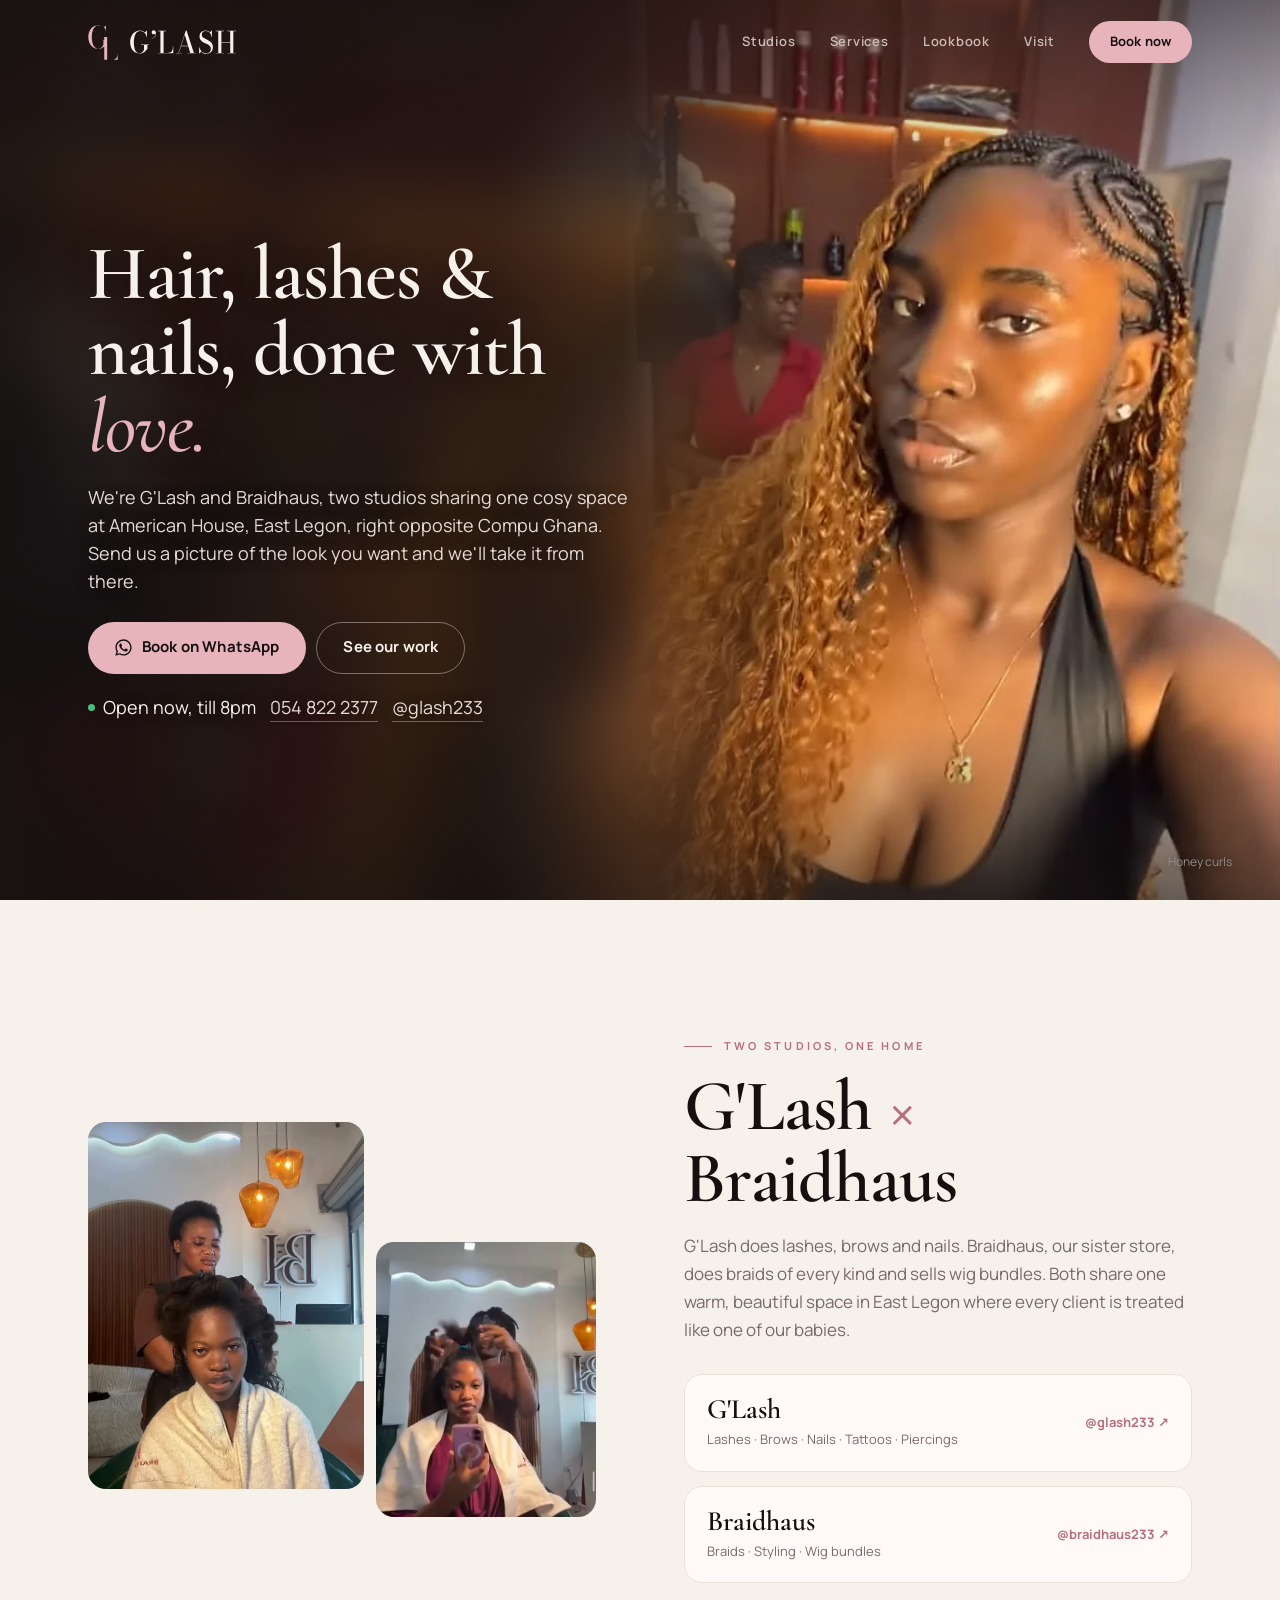
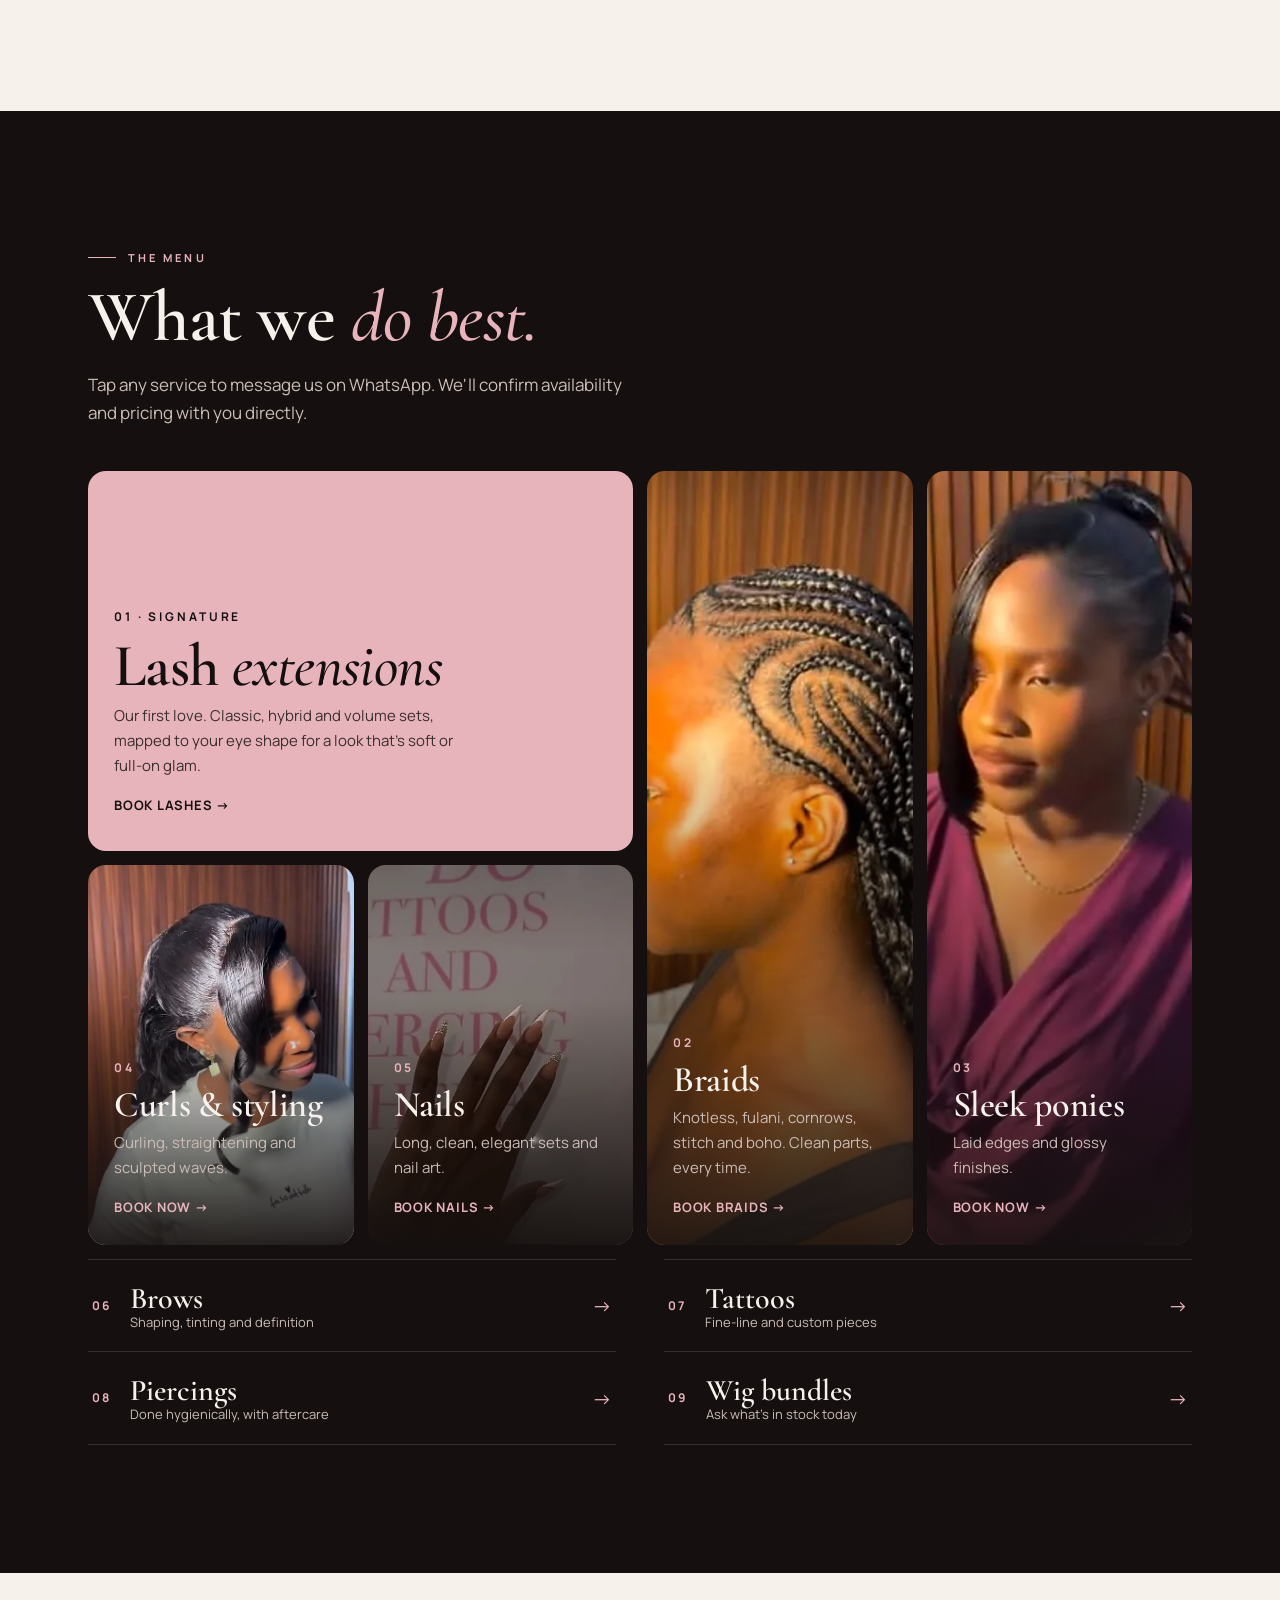
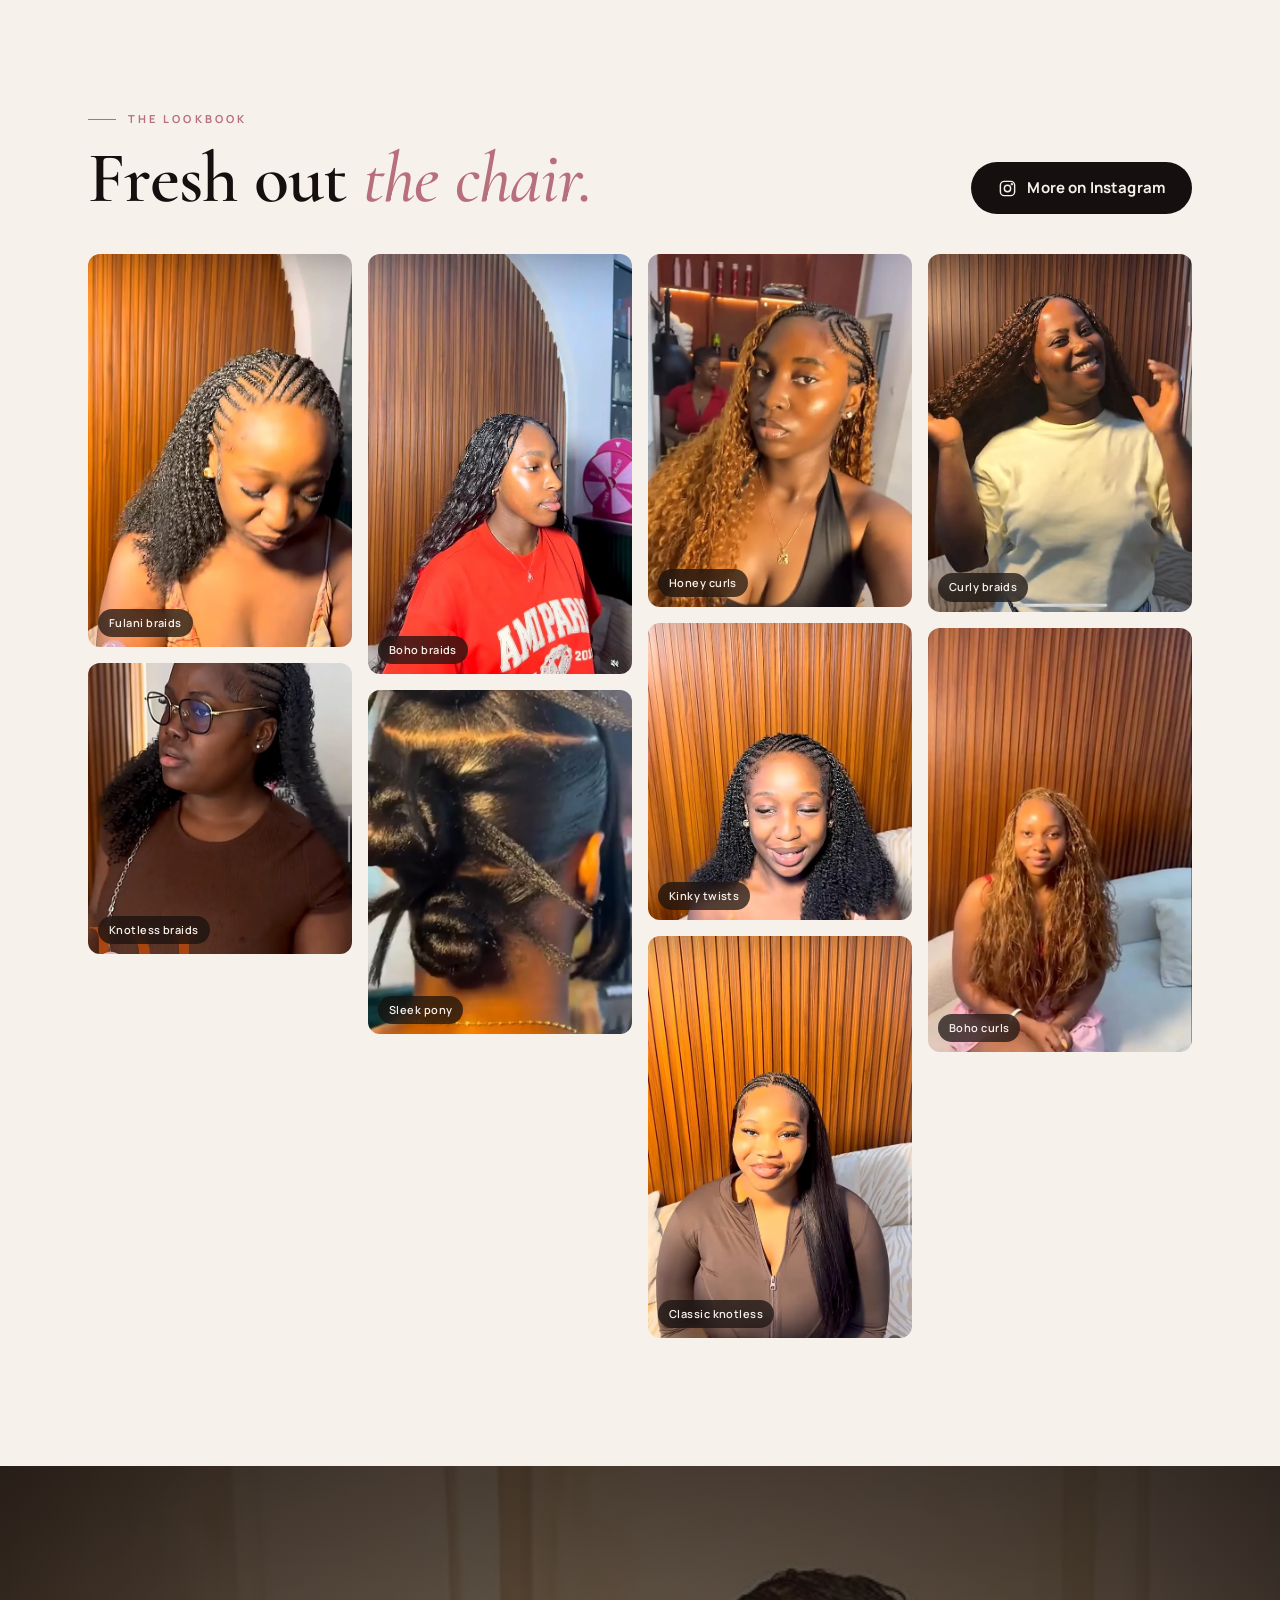
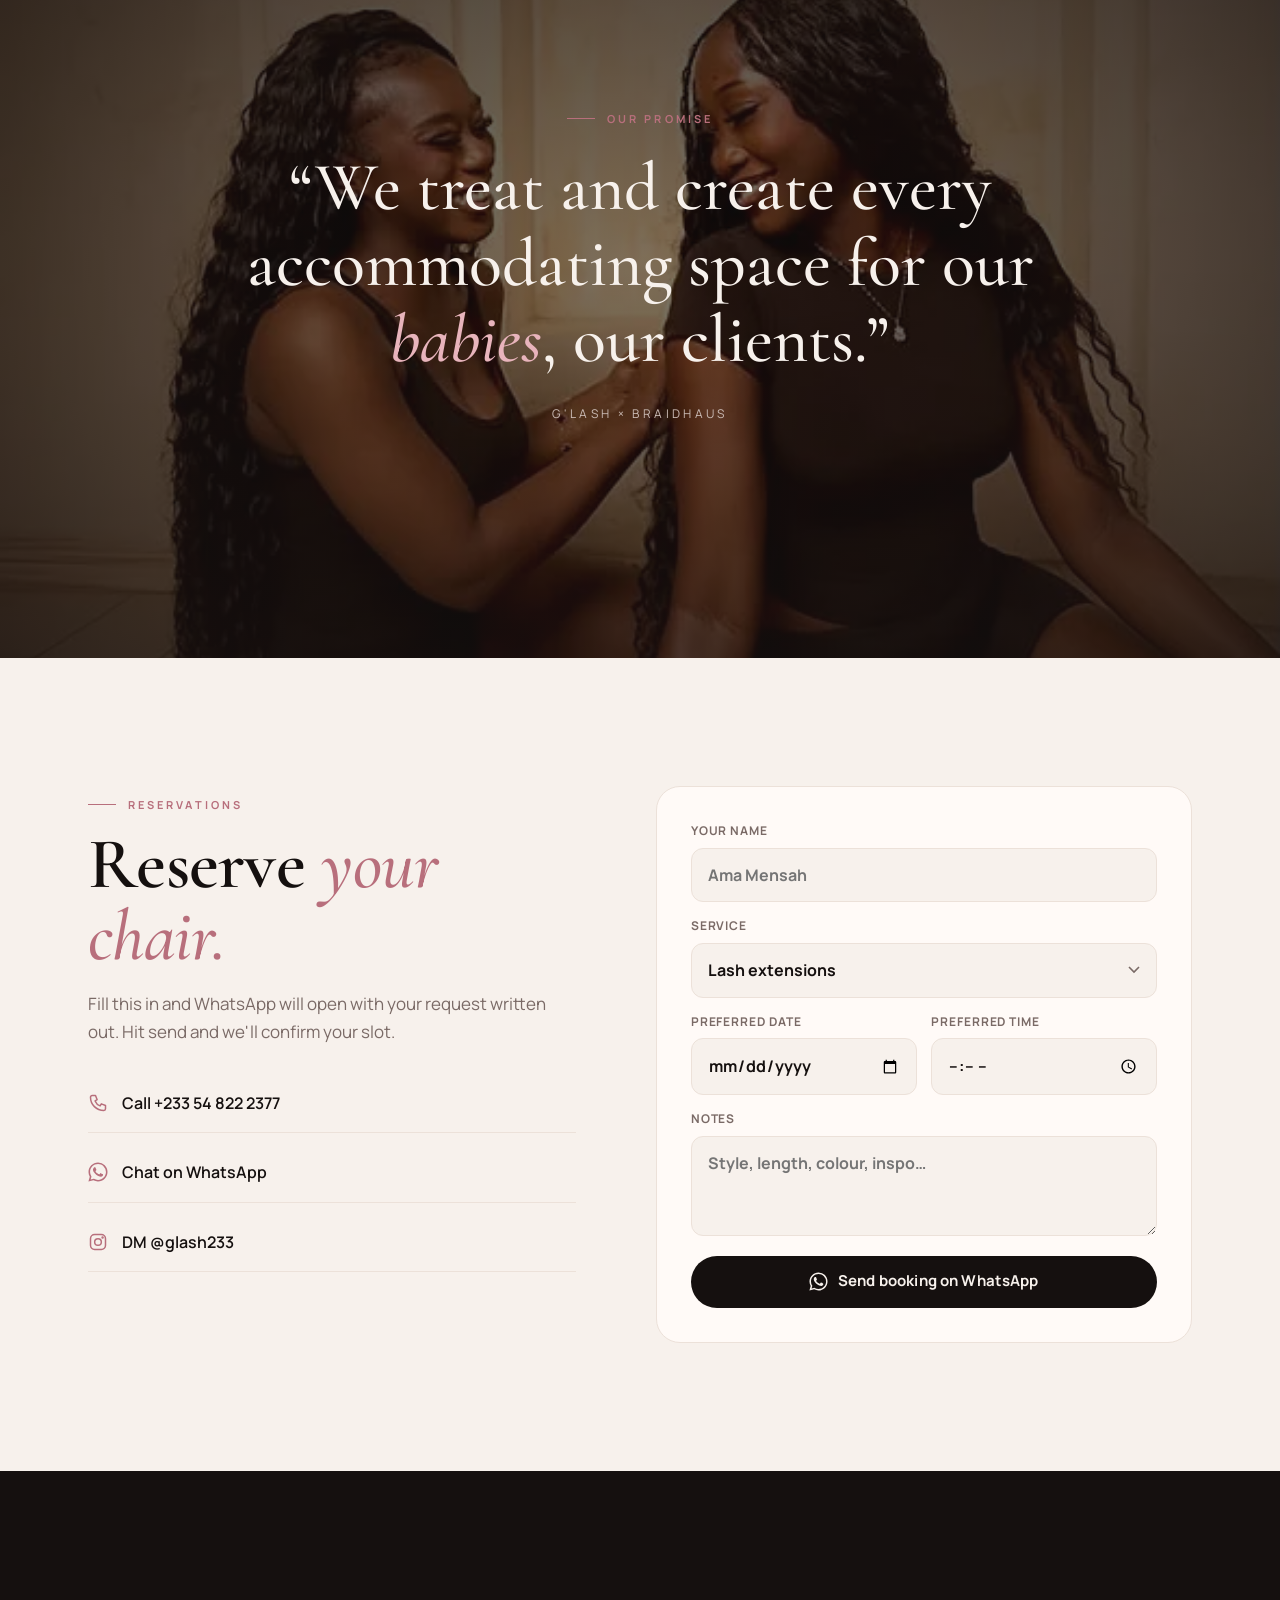
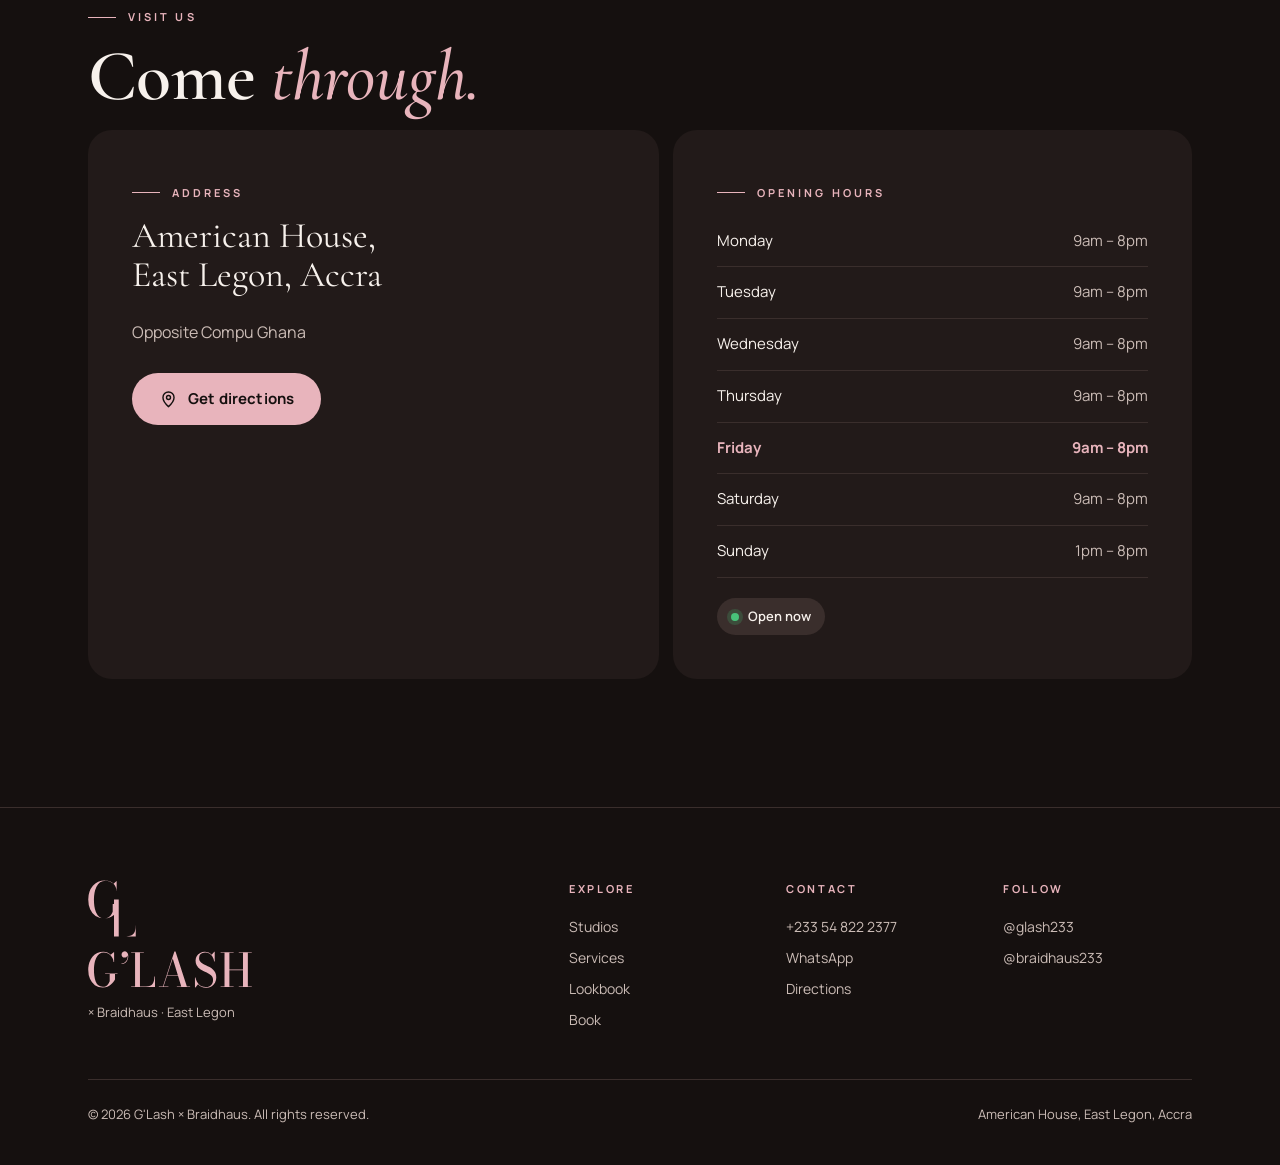
<file: index.html>
<!doctype html>
<html lang="en">
<head>
<meta charset="utf-8">
<meta name="viewport" content="width=device-width, initial-scale=1, viewport-fit=cover">
<title>G'Lash × Braidhaus · Braids, Lashes & Beauty in East Legon, Accra</title>
<meta name="description" content="G'Lash × Braidhaus at American House, East Legon, Accra: braids, lash extensions, brows, nails, tattoos, piercings and wig bundles. Book on WhatsApp.">
<link rel="canonical" href="https://glash.vercel.app/">
<meta name="theme-color" content="#15100f">

<meta property="og:type" content="website">
<meta property="og:site_name" content="G'Lash × Braidhaus">
<meta property="og:title" content="G'Lash × Braidhaus · Braids, Lashes & Beauty">
<meta property="og:description" content="Braids, lashes, brows, nails, tattoos & piercings at American House, East Legon. Book on WhatsApp.">
<meta property="og:url" content="https://glash.vercel.app/">
<meta property="og:image" content="https://glash.vercel.app/og.jpg">
<meta property="og:image:width" content="1200">
<meta property="og:image:height" content="630">
<meta property="og:image:alt" content="G'Lash × Braidhaus: braids, lashes and beauty in East Legon, Accra">
<meta property="og:locale" content="en_GH">
<meta name="twitter:card" content="summary_large_image">
<meta name="twitter:title" content="G'Lash × Braidhaus · Braids, Lashes & Beauty">
<meta name="twitter:description" content="Braids, lashes, brows, nails, tattoos & piercings in East Legon, Accra.">
<meta name="twitter:image" content="https://glash.vercel.app/og.jpg">

<link rel="icon" href="/favicon.ico" sizes="32x32">
<link rel="icon" href="/favicon.svg" type="image/svg+xml">
<link rel="apple-touch-icon" href="/apple-touch-icon.png">
<link rel="manifest" href="/site.webmanifest">

<link rel="preload" as="image" href="/img/hero-1.webp" type="image/webp" fetchpriority="high">
<link rel="preconnect" href="https://fonts.googleapis.com">
<link rel="preconnect" href="https://fonts.gstatic.com" crossorigin>
<link href="https://fonts.googleapis.com/css2?family=Cormorant+Garamond:ital,wght@0,500;0,600;1,500;1,600&family=Manrope:wght@400;500;600;700&display=swap" rel="stylesheet">

<script type="application/ld+json">
{"@context":"https://schema.org","@type":"BeautySalon","name":"G'Lash × Braidhaus","url":"https://glash.vercel.app/","image":"https://glash.vercel.app/og.jpg","telephone":"+233548222377",
"address":{"@type":"PostalAddress","streetAddress":"American House, opposite Compu Ghana","addressLocality":"East Legon, Accra","addressCountry":"GH"},
"openingHoursSpecification":[{"@type":"OpeningHoursSpecification","dayOfWeek":["Monday","Tuesday","Wednesday","Thursday","Friday","Saturday"],"opens":"09:00","closes":"20:00"},{"@type":"OpeningHoursSpecification","dayOfWeek":"Sunday","opens":"13:00","closes":"20:00"}],
"sameAs":["https://www.instagram.com/glash233/","https://www.instagram.com/braidhaus233/"]}
</script>
<script>document.documentElement.classList.add('js')</script>
<style>
:root{
  --ink:#15100f;--ink-2:#221a19;--ink-3:#3a2e2c;
  --cream:#f7f1ec;--paper:#fffaf7;--sand:#ece1d9;
  --blush:#e8b4bc;--rose:#b86f7c;--mute:#7a6a66;--mute-dk:#cbbcb6;
  --serif:"Cormorant Garamond",Georgia,"Times New Roman",serif;
  --sans:Manrope,system-ui,-apple-system,"Segoe UI",sans-serif;
  --gut:20px;--r:18px;
  --ease:cubic-bezier(.2,.7,.2,1);
}
*,*::before,*::after{box-sizing:border-box;margin:0;padding:0}
html{scroll-behavior:smooth;-webkit-text-size-adjust:100%}
body{font-family:var(--sans);font-size:16px;line-height:1.65;color:var(--ink);background:var(--cream);-webkit-font-smoothing:antialiased;overflow-x:hidden}
img{display:block;max-width:100%;height:auto}
a{color:inherit}
button{font:inherit;color:inherit}
:focus-visible{outline:2px solid var(--blush);outline-offset:3px;border-radius:6px}
.wrap{width:100%;max-width:1200px;margin:0 auto;padding:0 var(--gut)}
.sr{position:absolute;width:1px;height:1px;overflow:hidden;clip:rect(0 0 0 0);white-space:nowrap}

/* type */
.eyebrow{display:inline-flex;align-items:center;gap:12px;font-size:11px;font-weight:700;letter-spacing:.28em;text-transform:uppercase;color:var(--rose)}
.eyebrow::before{content:"";width:28px;height:1px;background:currentColor}
h1,h2,h3{font-family:var(--serif);font-weight:600;line-height:1;letter-spacing:-.01em}
h2{font-size:clamp(40px,9vw,72px);margin:14px 0 18px}
h2 em,h1 em{font-style:italic;font-weight:500;color:var(--blush)}
.light h2 em{color:var(--rose)}
.lede{font-size:17px;color:var(--mute);max-width:560px}

/* buttons */
.btn{white-space:nowrap;display:inline-flex;align-items:center;justify-content:center;gap:10px;min-height:52px;padding:0 26px;border-radius:999px;font-weight:700;font-size:15px;letter-spacing:.01em;text-decoration:none;border:1px solid transparent;cursor:pointer;transition:transform .2s var(--ease),background .2s,color .2s,border-color .2s}
.btn:active{transform:scale(.97)}
.btn svg{width:19px;height:19px;flex:none}
.btn-blush{background:var(--blush);color:var(--ink)}
.btn-blush:hover{background:#f1c6cc}
.btn-ghost{border-color:rgba(247,241,236,.4);color:var(--cream)}
.btn-ghost:hover{background:rgba(247,241,236,.1);border-color:var(--cream)}
.btn-ink{background:var(--ink);color:var(--cream)}
.btn-ink:hover{background:var(--ink-3)}

/* header */
.hdr{position:fixed;inset:0 0 auto;z-index:50;transition:background .3s,backdrop-filter .3s,border-color .3s;border-bottom:1px solid transparent;padding-top:env(safe-area-inset-top)}
.hdr .wrap{display:flex;align-items:center;justify-content:space-between;height:68px}
.hdr.solid{background:rgba(21,16,15,.82);backdrop-filter:blur(14px) saturate(1.4);-webkit-backdrop-filter:blur(14px) saturate(1.4);border-color:rgba(255,255,255,.07)}
.logo{display:inline-flex;align-items:center;gap:12px;text-decoration:none;color:var(--cream)}
.logo .lm{width:26px;height:31px;color:var(--blush)}
.logo .lw{width:92px;height:21px}
.nav{display:none}
.menu-btn{width:44px;height:44px;display:grid;place-items:center;background:none;border:0;cursor:pointer;color:var(--cream)}
.menu-btn i{display:block;width:22px;height:1.5px;background:currentColor;position:relative;transition:transform .3s}
.menu-btn i::before,.menu-btn i::after{content:"";position:absolute;left:0;width:22px;height:1.5px;background:currentColor;transition:transform .3s,top .3s}
.menu-btn i::before{top:-7px}.menu-btn i::after{top:7px}
.open .menu-btn i{background:transparent}
.open .menu-btn i::before{top:0;transform:rotate(45deg)}
.open .menu-btn i::after{top:0;transform:rotate(-45deg)}
.drawer{position:fixed;inset:0;z-index:40;background:var(--ink);color:var(--cream);display:flex;flex-direction:column;justify-content:center;padding:100px var(--gut) 40px;gap:6px;opacity:0;visibility:hidden;transition:opacity .3s,visibility .3s}
.open .drawer{opacity:1;visibility:visible}
.drawer a{font-family:var(--serif);font-size:44px;text-decoration:none;line-height:1.25}
.drawer a:hover{color:var(--blush)}
.drawer .btn{margin-top:28px;font-family:var(--sans);font-size:15px;align-self:flex-start}
body.lock{overflow:hidden}

/* hero */
.hero{position:relative;min-height:100vh;min-height:100svh;display:flex;align-items:flex-end;color:var(--cream);background:var(--ink);overflow:hidden;isolation:isolate}
.slides{position:absolute;inset:0;z-index:-2;margin:0}
.slide{position:absolute;inset:0;opacity:0;transition:opacity .9s ease}
.slide.on{opacity:1}
.slide img{position:absolute;inset:0;width:100%;height:100%;object-fit:cover;object-position:center top}
.slide .bg{display:none}
.hero::after{content:"";position:absolute;inset:0;z-index:-1;background:linear-gradient(180deg,rgba(21,16,15,.5) 0,rgba(21,16,15,0) 18%,rgba(21,16,15,0) 42%,rgba(21,16,15,.78) 70%,rgba(21,16,15,.94) 100%)}
.slides figcaption{position:absolute;z-index:1;right:var(--gut);top:84px;font-size:12px;color:#e9dfda;text-shadow:0 1px 8px rgba(0,0,0,.6)}
.hero-in{position:relative;padding-top:120px;padding-bottom:calc(32px + env(safe-area-inset-bottom))}
.hero-copy{max-width:560px}
.hero h1{font-size:clamp(40px,11vw,66px);line-height:1;letter-spacing:-.015em;margin-bottom:18px;text-shadow:0 2px 30px rgba(0,0,0,.3)}
.hero p{font-size:15.5px;line-height:1.55;color:#e6dcd7;margin-bottom:22px;text-shadow:0 1px 16px rgba(0,0,0,.4)}
.hero .ctas{display:flex;gap:10px}
.hero .ctas .btn{flex:1 1 0;min-height:48px;padding:0 14px;font-size:14px}
.hero .ctas .btn svg{width:17px;height:17px}
.hero .long{display:none}
.hero-info{display:flex;flex-wrap:wrap;gap:4px 14px;margin-top:20px;font-size:13.5px;color:#d8ccc7}
.hero-info a{text-decoration:none;border-bottom:1px solid rgba(247,241,236,.35)}
.hero-info a:hover{color:var(--cream);border-color:var(--cream)}
.hero-info .ig{display:none}
.live{display:inline-flex;align-items:center;gap:8px;color:var(--cream)}
.live i{width:7px;height:7px;border-radius:50%;background:#9a8a86}
.live.on i{background:#48c27a}

/* sections */
section{padding:88px 0}
.dark{background:var(--ink);color:var(--cream)}
.dark .lede{color:var(--mute-dk)}
.dark .eyebrow{color:var(--blush)}

/* about */
.about{display:grid;gap:44px}
.about-media{position:relative;display:grid;grid-template-columns:1.25fr 1fr;gap:12px;align-items:end}
.about-media img{width:100%;border-radius:var(--r);object-fit:cover;aspect-ratio:3/4}
.about-media img:last-child{aspect-ratio:4/5;margin-bottom:-28px}
.pair{display:grid;gap:14px;margin-top:30px}
.pair a{display:flex;justify-content:space-between;align-items:center;gap:16px;padding:20px 22px;border:1px solid var(--sand);border-radius:var(--r);background:var(--paper);text-decoration:none;transition:border-color .2s,transform .2s var(--ease)}
.pair b{font-family:var(--serif);font-size:28px;font-weight:600;line-height:1}
.pair small{display:block;font-size:13px;color:var(--mute);margin-top:4px}
.pair em{font-style:normal;font-size:13px;font-weight:700;color:var(--rose);white-space:nowrap}

/* services */
.svc-grid{display:grid;gap:14px;margin-top:44px}
.svc{position:relative;border-radius:var(--r);overflow:hidden;min-height:440px;display:flex;align-items:flex-end;color:var(--cream);background:var(--ink-2);text-decoration:none;isolation:isolate}
.svc img{position:absolute;inset:0;width:100%;height:100%;object-fit:cover;z-index:-2}
.svc::after{content:"";position:absolute;inset:0;z-index:-1;background:linear-gradient(180deg,rgba(21,16,15,0) 35%,rgba(21,16,15,.92))}
.svc-body{padding:26px}
.svc .num{font-size:12px;letter-spacing:.24em;color:var(--blush);font-weight:700}
.svc h3{font-size:40px;margin:8px 0 8px}
.svc p{font-size:15px;color:var(--mute-dk);max-width:340px}
.svc .go{display:inline-flex;align-items:center;gap:8px;margin-top:16px;font-size:13px;font-weight:700;letter-spacing:.06em;text-transform:uppercase;color:var(--blush)}
.svc.feature{background:var(--blush);color:var(--ink);min-height:0}
.svc.feature::after{display:none}
.svc.feature .svc-body{padding:34px 26px}
.svc.feature .num,.svc.feature .go{color:var(--ink)}
.svc.feature p{color:var(--ink-3)}
.svc.feature h3{font-size:52px}
.svc.feature h3 em{font-style:italic;font-weight:500}
.extras{margin-top:14px;border-top:1px solid var(--ink-3)}
.extras a{display:grid;grid-template-columns:auto 1fr auto;align-items:center;gap:18px;padding:22px 4px;border-bottom:1px solid var(--ink-3);text-decoration:none;transition:padding .3s var(--ease),color .2s}
.extras a:hover{padding-left:14px;color:var(--blush)}
.extras .num{font-size:12px;letter-spacing:.2em;color:var(--blush);font-weight:700}
.extras b{font-family:var(--serif);font-size:30px;font-weight:600;line-height:1.1}
.extras small{display:block;font-family:var(--sans);font-size:13px;font-weight:400;color:var(--mute-dk)}
.extras .arr{font-size:20px;color:var(--blush)}

/* lookbook */
.look-head{display:flex;flex-direction:column;gap:20px;margin-bottom:40px}
.look{columns:2;column-gap:10px}
.look button{display:block;width:100%;margin:0 0 10px;padding:0;border:0;background:var(--sand);border-radius:12px;overflow:hidden;cursor:zoom-in;break-inside:avoid;position:relative}
.look img{width:100%}
.look button span{position:absolute;left:10px;bottom:10px;padding:5px 11px;border-radius:999px;background:rgba(21,16,15,.72);backdrop-filter:blur(6px);-webkit-backdrop-filter:blur(6px);color:var(--cream);font-size:11px;font-weight:600;letter-spacing:.04em}
dialog{margin:auto;border:0;padding:0;background:transparent;max-width:min(92vw,560px);max-height:92vh;overflow:visible}
dialog::backdrop{background:rgba(21,16,15,.92);backdrop-filter:blur(6px)}
dialog img{max-height:84vh;width:auto;border-radius:14px;margin:0 auto}
dialog p{color:var(--cream);text-align:center;margin-top:12px;font-family:var(--serif);font-style:italic;font-size:22px}
.x{position:fixed;top:16px;right:16px;width:46px;height:46px;border-radius:50%;border:1px solid rgba(247,241,236,.3);background:rgba(21,16,15,.6);color:var(--cream);font-size:24px;cursor:pointer}

/* promise */
.promise{position:relative;min-height:88vh;display:flex;align-items:center;color:var(--cream);text-align:center;isolation:isolate;overflow:hidden}
.promise img{position:absolute;inset:0;width:100%;height:100%;object-fit:cover;object-position:center 30%;z-index:-2}
.promise::after{content:"";position:absolute;inset:0;z-index:-1;background:radial-gradient(ellipse at center,rgba(21,16,15,.55),rgba(21,16,15,.88))}
.promise blockquote{font-family:var(--serif);font-size:clamp(34px,7.4vw,68px);line-height:1.12;font-weight:500;max-width:940px;margin:22px auto 0}
.promise blockquote em{color:var(--blush)}
.promise cite{display:block;margin-top:26px;font-style:normal;font-size:12px;letter-spacing:.28em;text-transform:uppercase;color:var(--mute-dk)}

/* booking */
.book{display:grid;gap:40px}
form{display:grid;gap:14px;background:var(--paper);border:1px solid var(--sand);border-radius:24px;padding:24px}
label{display:grid;gap:7px;font-size:12px;font-weight:700;letter-spacing:.08em;text-transform:uppercase;color:var(--mute)}
input,select,textarea{font:inherit;font-size:16px;letter-spacing:0;text-transform:none;color:var(--ink);width:100%;min-height:52px;padding:13px 16px;border-radius:12px;border:1px solid var(--sand);background:var(--cream);-webkit-appearance:none;appearance:none}
select{background-image:url("data:image/svg+xml,%3Csvg xmlns='http://www.w3.org/2000/svg' width='12' height='8'%3E%3Cpath d='M1 1l5 5 5-5' fill='none' stroke='%237a6a66' stroke-width='1.6'/%3E%3C/svg%3E");background-repeat:no-repeat;background-position:right 16px center;padding-right:40px}
textarea{min-height:100px;resize:vertical}
input:focus,select:focus,textarea:focus{outline:none;border-color:var(--rose);box-shadow:0 0 0 3px rgba(184,111,124,.18)}
.row{display:grid;gap:14px}
form .btn{width:100%;margin-top:6px}
.book-alt{display:grid;gap:10px;margin-top:28px}
.book-alt a{display:flex;align-items:center;gap:14px;padding:16px 0;border-bottom:1px solid var(--sand);text-decoration:none;font-weight:600}
.book-alt a:hover{color:var(--rose)}
.book-alt svg{width:20px;height:20px;color:var(--rose);flex:none}

/* visit */
.visit{display:grid;gap:14px}
.vcard{background:var(--ink-2);border-radius:24px;padding:30px 24px}
.addr{font-family:var(--serif);font-size:36px;line-height:1.1;margin:14px 0 24px}
.hours{width:100%;border-collapse:collapse;font-size:15px;margin-top:14px}
.hours td{padding:13px 0;border-bottom:1px solid var(--ink-3)}
.hours td:last-child{text-align:right;color:var(--mute-dk)}
.hours tr.today td{color:var(--blush);font-weight:700}
.status{display:inline-flex;align-items:center;gap:9px;margin-top:20px;font-size:13px;font-weight:600;padding:8px 14px;border-radius:999px;background:var(--ink-3)}
.status i{width:8px;height:8px;border-radius:50%;background:#9a8a86}
.status.on i{background:#48c27a;box-shadow:0 0 0 4px rgba(72,194,122,.2)}

/* footer */
footer{background:var(--ink);color:var(--mute-dk);padding:72px 0 calc(40px + env(safe-area-inset-bottom));border-top:1px solid var(--ink-3)}
.f-top{display:grid;gap:36px;padding-bottom:44px;border-bottom:1px solid var(--ink-3)}
.f-logo{display:inline-grid;justify-items:start;gap:14px;color:var(--blush);text-decoration:none}
.f-logo .lm{width:48px;height:57px}
.f-logo .lw{width:164px;height:37px}
.f-logo small{font-size:13px;color:var(--mute-dk)}
.f-cols{display:grid;grid-template-columns:1fr 1fr;gap:28px;font-size:14px}
.f-cols h4{font-size:11px;letter-spacing:.24em;text-transform:uppercase;color:var(--blush);margin-bottom:12px}
.f-cols a{display:block;text-decoration:none;padding:4px 0}
.f-cols a:hover{color:var(--cream)}
.f-bot{display:flex;flex-direction:column;gap:6px;padding-top:24px;font-size:13px}

/* floating whatsapp */
.fab{position:fixed;right:16px;bottom:calc(16px + env(safe-area-inset-bottom));z-index:30;width:58px;height:58px;border-radius:50%;background:#25d366;color:#fff;display:grid;place-items:center;box-shadow:0 12px 30px -8px rgba(0,0,0,.45);transition:transform .2s var(--ease),opacity .3s}
.fab svg{width:30px;height:30px}
.fab.hide{opacity:0;pointer-events:none}

/* ≥ 640 */
@media (min-width:640px){
  :root{--gut:32px}
  .hero .ctas{flex-direction:row}
  .hero .ctas .btn{flex:0 0 auto;min-height:52px;padding:0 26px;font-size:15px}
  .hero p{font-size:16.5px;margin-bottom:26px}
  .hero-info .ig{display:inline}
  .hero .long{display:inline}
  .hero .short{display:none}
  .look{columns:3;column-gap:14px}
  .look button{margin-bottom:14px}
  .row{grid-template-columns:1fr 1fr}
  form{padding:34px}
  .svc-grid{grid-template-columns:1fr 1fr}
  .svc.feature{grid-column:1/-1}
  .f-cols{grid-template-columns:repeat(3,1fr)}
}
/* ≥ 960 */
@media (min-width:960px){
  :root{--gut:48px}
  section{padding:128px 0}
  .nav{display:flex;align-items:center;gap:34px;font-size:13px;font-weight:600;letter-spacing:.06em}
  .nav a{text-decoration:none;color:var(--mute-dk);transition:color .2s}
  .nav a:hover{color:var(--cream)}
  .nav .btn{min-height:42px;padding:0 20px;font-size:13px;color:var(--ink)}
  .menu-btn,.drawer{display:none}
  .hdr .wrap{height:84px}
  .logo .lm{width:30px;height:35px}
  .logo .lw{width:106px;height:24px}
  .hero{align-items:center}
  .slide .bg{display:block;filter:blur(30px) brightness(.62) saturate(1.1);transform:scale(1.15)}
  .slide .fg{left:auto;width:auto;height:100%;max-width:none;object-fit:contain;-webkit-mask-image:linear-gradient(90deg,transparent 0,#000 30%);mask-image:linear-gradient(90deg,transparent 0,#000 30%)}
  .hero::after{background:linear-gradient(90deg,rgba(21,16,15,.82) 0,rgba(21,16,15,.55) 38%,rgba(21,16,15,0) 62%),linear-gradient(180deg,rgba(21,16,15,.45) 0,rgba(21,16,15,0) 20%,rgba(21,16,15,0) 80%,rgba(21,16,15,.5) 100%)}
  .slides figcaption{top:auto;bottom:28px;right:var(--gut)}
  .hero-in{padding-top:84px;padding-bottom:0}
  .hero h1{font-size:clamp(64px,6vw,92px)}
  .hero p{font-size:18px;max-width:30em}
  .about{grid-template-columns:1fr 1fr;gap:88px;align-items:center}
  .about-media{order:-1}
  .svc-grid{grid-template-columns:repeat(4,1fr);grid-template-rows:380px 380px;grid-template-areas:"lash lash braid pony" "curl nail braid pony"}
  .svc{min-height:0}
  .svc-grid>:nth-child(1){grid-area:lash}
  .svc-grid>:nth-child(2){grid-area:braid}
  .svc-grid>:nth-child(3){grid-area:pony}
  .svc-grid>:nth-child(4){grid-area:curl}
  .svc-grid>:nth-child(5){grid-area:nail}
  .svc h3{font-size:36px}
  .svc.feature h3{font-size:60px}
  .extras{display:grid;grid-template-columns:repeat(2,1fr);column-gap:48px;border-top:0}
  .extras a:nth-child(-n+2){border-top:1px solid var(--ink-3)}
  .look-head{flex-direction:row;justify-content:space-between;align-items:flex-end}
  .look{columns:4;column-gap:16px}
  .look button{margin-bottom:16px}
  .book{grid-template-columns:1fr 1.1fr;gap:80px;align-items:start}
  .visit{grid-template-columns:1.1fr 1fr}
  .vcard{padding:44px}
  .f-top{grid-template-columns:1fr 1.4fr;align-items:start}
  .f-bot{flex-direction:row;justify-content:space-between}
}
@media (prefers-reduced-motion:reduce){
  *,*::before,*::after{animation:none!important;transition:none!important}
  html{scroll-behavior:auto}
}
</style>
</head>
<body>

<svg width="0" height="0" style="position:absolute" aria-hidden="true">
  <symbol id="wa" viewBox="0 0 24 24"><path fill="currentColor" d="M17.47 14.38c-.3-.15-1.76-.87-2.03-.97-.27-.1-.47-.15-.67.15-.2.3-.77.97-.94 1.17-.17.2-.35.22-.65.07-.3-.15-1.26-.46-2.4-1.48-.89-.79-1.49-1.77-1.66-2.07-.17-.3-.02-.46.13-.61.13-.13.3-.35.45-.52.15-.17.2-.3.3-.5.1-.2.05-.37-.02-.52-.08-.15-.67-1.61-.92-2.21-.24-.58-.49-.5-.67-.51h-.57c-.2 0-.52.07-.79.37-.27.3-1.04 1.02-1.04 2.48s1.07 2.88 1.21 3.08c.15.2 2.1 3.2 5.08 4.49.71.31 1.26.49 1.7.63.71.23 1.36.2 1.87.12.57-.09 1.76-.72 2.01-1.41.25-.7.25-1.29.17-1.41-.07-.13-.27-.2-.57-.35zM12.05 21.5h-.01a9.5 9.5 0 0 1-4.84-1.33l-.35-.21-3.6.94.96-3.5-.23-.36A9.46 9.46 0 0 1 2.53 12C2.53 6.76 6.8 2.5 12.05 2.5c2.54 0 4.93.99 6.72 2.79a9.43 9.43 0 0 1 2.78 6.72c0 5.24-4.27 9.5-9.5 9.5zm8.09-17.59A11.36 11.36 0 0 0 12.05.5C5.73.5.6 5.63.6 11.95c0 2.02.53 3.99 1.53 5.72L.5 23.5l5.97-1.57a11.4 11.4 0 0 0 5.47 1.4h.01c6.31 0 11.45-5.14 11.45-11.45 0-3.06-1.19-5.94-3.36-8.1z"/></symbol>
  <symbol id="ph" viewBox="0 0 24 24"><path fill="none" stroke="currentColor" stroke-width="1.8" stroke-linejoin="round" d="M5 3h4l2 5-2.5 1.5a11 11 0 0 0 6 6L16 13l5 2v4a2 2 0 0 1-2 2A16 16 0 0 1 3 5a2 2 0 0 1 2-2"/></symbol>
  <symbol id="ig" viewBox="0 0 24 24"><g fill="none" stroke="currentColor" stroke-width="1.8"><rect x="3" y="3" width="18" height="18" rx="5"/><circle cx="12" cy="12" r="4"/><circle cx="17.5" cy="6.5" r=".6" fill="currentColor"/></g></symbol>
  <symbol id="pin" viewBox="0 0 24 24"><g fill="none" stroke="currentColor" stroke-width="1.8"><path d="M12 21s-7-6.2-7-11.5a7 7 0 0 1 14 0C19 14.8 12 21 12 21z"/><circle cx="12" cy="9.5" r="2.5"/></g></symbol>
</svg>

<header class="hdr" id="hdr">
  <div class="wrap">
    <a class="logo" href="#top" aria-label="G'Lash home"><svg class="lm" aria-hidden="true"><use href="/assets/logo.svg#mark"/></svg><svg class="lw" aria-hidden="true"><use href="/assets/logo.svg#wordmark"/></svg></a>
    <nav class="nav" aria-label="Main">
      <a href="#about">Studios</a><a href="#services">Services</a><a href="#lookbook">Lookbook</a><a href="#visit">Visit</a>
      <a class="btn btn-blush" href="#book">Book now</a>
    </nav>
    <button class="menu-btn" id="menuBtn" aria-label="Open menu" aria-expanded="false" aria-controls="drawer"><i></i></button>
  </div>
</header>
<div class="drawer" id="drawer">
  <a href="#about">Studios</a><a href="#services">Services</a><a href="#lookbook">Lookbook</a><a href="#book">Book</a><a href="#visit">Visit</a>
  <a class="btn btn-blush" href="https://wa.me/233548222377" target="_blank" rel="noopener"><svg><use href="#wa"/></svg>WhatsApp us</a>
</div>

<main>
<section class="hero" id="top" aria-label="Welcome" style="padding:0">
  <figure class="slides" aria-label="Recent work">
    <div class="slide on" data-name="Honey curls"><img class="bg" src="/img/hero-1.webp" alt="" fetchpriority="high" decoding="async"><img class="fg" src="/img/hero-1.webp" width="591" height="810" alt="Client with honey-blonde curly braids and a stitched front" fetchpriority="high" decoding="async"></div>
    <div class="slide" data-name="Fulani braids"><img class="bg" src="/img/hero-2.webp" alt="" loading="lazy" decoding="async"><img class="fg" src="/img/hero-2.webp" width="591" height="870" alt="Fulani braids with curly ends" loading="lazy" decoding="async"></div>
    <div class="slide" data-name="Knotless braids"><img class="bg" src="/img/hero-3.webp" alt="" loading="lazy" decoding="async"><img class="fg" src="/img/hero-3.webp" width="591" height="895" alt="Long straight knotless braids" loading="lazy" decoding="async"></div>
    <div class="slide" data-name="Stitch cornrows"><img class="bg" src="/img/hero-4.webp" alt="" loading="lazy" decoding="async"><img class="fg" src="/img/hero-4.webp" width="591" height="900" alt="Side view of stitch cornrows" loading="lazy" decoding="async"></div>
    <div class="slide" data-name="Boho braids"><img class="bg" src="/img/hero-5.webp" alt="" loading="lazy" decoding="async"><img class="fg" src="/img/hero-5.webp" width="591" height="915" alt="Boho braids with loose curls" loading="lazy" decoding="async"></div>
    <figcaption id="heroCap">Honey curls</figcaption>
  </figure>
  <div class="wrap hero-in">
    <div class="hero-copy">
      <h1>Hair, lashes &amp; nails, done with <em>love.</em></h1>
      <p><span class="long">We're G'Lash and Braidhaus, two studios sharing one cosy space at American House, East Legon, right opposite Compu Ghana. Send us a picture of the look you want and we'll take it from there.</span><span class="short">Two studios, one cosy space at American House, East Legon. Send us a picture of the look you want.</span></p>
      <div class="ctas">
        <a class="btn btn-blush" href="#book"><svg><use href="#wa"/></svg>Book on WhatsApp</a>
        <a class="btn btn-ghost" href="#lookbook">See our work</a>
      </div>
      <p class="hero-info"><span class="live" id="live"><i></i><span>Mon–Sat 9am–8pm, Sun 1pm–8pm</span></span><a href="tel:+233548222377">054 822 2377</a><a class="ig" href="https://www.instagram.com/glash233/" target="_blank" rel="noopener">@glash233</a></p>
    </div>
  </div>
</section>


<section id="about" class="light">
  <div class="wrap about">
    <div>
      <span class="eyebrow">Two studios, one home</span>
      <h2>G'Lash <em>×</em><br>Braidhaus</h2>
      <p class="lede">G'Lash does lashes, brows and nails. Braidhaus, our sister store, does braids of every kind and sells wig bundles. Both share one warm, beautiful space in East Legon where every client is treated like one of our babies.</p>
      <div class="pair">
        <a href="https://www.instagram.com/glash233/" target="_blank" rel="noopener"><span><b>G'Lash</b><small>Lashes · Brows · Nails · Tattoos · Piercings</small></span><em>@glash233 ↗</em></a>
        <a href="https://www.instagram.com/braidhaus233/" target="_blank" rel="noopener"><span><b>Braidhaus</b><small>Braids · Styling · Wig bundles</small></span><em>@braidhaus233 ↗</em></a>
      </div>
    </div>
    <div class="about-media">
      <img src="/img/studio-braiding.webp" width="591" height="955" loading="lazy" decoding="async" alt="A stylist braiding a client's hair inside the Braidhaus studio">
      <img src="/img/studio-pony.webp" width="591" height="945" loading="lazy" decoding="async" alt="A client taking a mirror selfie while her ponytail is styled">
    </div>
  </div>
</section>

<section id="services" class="dark">
  <div class="wrap">
    <div>
      <span class="eyebrow">The menu</span>
      <h2>What we <em>do best.</em></h2>
      <p class="lede">Tap any service to message us on WhatsApp. We'll confirm availability and pricing with you directly.</p>
    </div>
    <div class="svc-grid">
      <a class="svc feature" href="https://wa.me/233548222377?text=Hi%20G'Lash!%20I'd%20like%20to%20book%20lash%20extensions." target="_blank" rel="noopener">
        <div class="svc-body"><span class="num">01 · SIGNATURE</span><h3>Lash <em>extensions</em></h3><p>Our first love. Classic, hybrid and volume sets, mapped to your eye shape for a look that's soft or full-on glam.</p><span class="go">Book lashes →</span></div>
      </a>
      <a class="svc tall" href="https://wa.me/233548222377?text=Hi%20Braidhaus!%20I'd%20like%20to%20book%20braids." target="_blank" rel="noopener">
        <img src="/img/cornrows-profile.webp" width="591" height="930" loading="lazy" decoding="async" alt="Side profile of neat stitch cornrows">
        <div class="svc-body"><span class="num">02</span><h3>Braids</h3><p>Knotless, fulani, cornrows, stitch and boho. Clean parts, every time.</p><span class="go">Book braids →</span></div>
      </a>
      <a class="svc" href="https://wa.me/233548222377?text=Hi%20Braidhaus!%20I'd%20like%20to%20book%20a%20sleek%20ponytail." target="_blank" rel="noopener">
        <img src="/img/sleek-pony.webp" width="591" height="790" loading="lazy" decoding="async" alt="Client in a magenta top with a sleek ponytail">
        <div class="svc-body"><span class="num">03</span><h3>Sleek ponies</h3><p>Laid edges and glossy finishes.</p><span class="go">Book now →</span></div>
      </a>
      <a class="svc" href="https://wa.me/233548222377?text=Hi!%20I'd%20like%20to%20book%20curls%20or%20styling." target="_blank" rel="noopener">
        <img src="/img/sleek-waves.webp" width="591" height="805" loading="lazy" decoding="async" alt="Client with glossy sculpted waves">
        <div class="svc-body"><span class="num">04</span><h3>Curls &amp; styling</h3><p>Curling, straightening and sculpted waves.</p><span class="go">Book now →</span></div>
      </a>
      <a class="svc wide" href="https://wa.me/233548222377?text=Hi%20G'Lash!%20I'd%20like%20to%20book%20nails." target="_blank" rel="noopener">
        <img src="/img/nails.webp" width="471" height="605" loading="lazy" decoding="async" alt="Hand with long almond nails against the studio wall" style="object-position:center 40%">
        <div class="svc-body"><span class="num">05</span><h3>Nails</h3><p>Long, clean, elegant sets and nail art.</p><span class="go">Book nails →</span></div>
      </a>
    </div>
    <div class="extras">
      <a href="https://wa.me/233548222377?text=Hi%20G'Lash!%20I'd%20like%20to%20book%20brows." target="_blank" rel="noopener"><span class="num">06</span><b>Brows<small>Shaping, tinting and definition</small></b><span class="arr">→</span></a>
      <a href="https://wa.me/233548222377?text=Hi!%20I'd%20like%20to%20ask%20about%20a%20tattoo." target="_blank" rel="noopener"><span class="num">07</span><b>Tattoos<small>Fine-line and custom pieces</small></b><span class="arr">→</span></a>
      <a href="https://wa.me/233548222377?text=Hi!%20I'd%20like%20to%20book%20a%20piercing." target="_blank" rel="noopener"><span class="num">08</span><b>Piercings<small>Done hygienically, with aftercare</small></b><span class="arr">→</span></a>
      <a href="https://wa.me/233548222377?text=Hi!%20What%20wig%20bundles%20do%20you%20have%20in%20stock%3F" target="_blank" rel="noopener"><span class="num">09</span><b>Wig bundles<small>Ask what's in stock today</small></b><span class="arr">→</span></a>
    </div>
  </div>
</section>

<section id="lookbook" class="light">
  <div class="wrap">
    <div class="look-head">
      <div><span class="eyebrow">The lookbook</span><h2 style="margin-bottom:0">Fresh out <em>the chair.</em></h2></div>
      <a class="btn btn-ink" href="https://www.instagram.com/braidhaus233/" target="_blank" rel="noopener"><svg><use href="#ig"/></svg>More on Instagram</a>
    </div>
    <div class="look" id="look">
      <button type="button"><img src="/img/fulani-braids.webp" width="591" height="880" loading="lazy" decoding="async" alt="Fulani braids with curly ends"><span>Fulani braids</span></button>
      <button type="button"><img src="/img/knotless-glasses.webp" width="591" height="650" loading="lazy" decoding="async" alt="Knotless braids worn with glasses"><span>Knotless braids</span></button>
      <button type="button"><img src="/img/boho-braids.webp" width="591" height="940" loading="lazy" decoding="async" alt="Boho braids with loose curls"><span>Boho braids</span></button>
      <button type="button"><img src="/img/sleek-pony-back.webp" width="591" height="770" loading="lazy" decoding="async" alt="Back view of a sleek braided ponytail"><span>Sleek pony</span></button>
      <button type="button"><img src="/img/curls-honey.webp" width="591" height="790" loading="lazy" decoding="async" alt="Honey-blonde curly braids with stitched front"><span>Honey curls</span></button>
      <button type="button"><img src="/img/kinky-twists.webp" width="591" height="665" loading="lazy" decoding="async" alt="Kinky twists with cornrow front"><span>Kinky twists</span></button>
      <button type="button"><img src="/img/knotless-classic.webp" width="591" height="900" loading="lazy" decoding="async" alt="Long straight knotless braids"><span>Classic knotless</span></button>
      <button type="button"><img src="/img/curls-joy.webp" width="591" height="800" loading="lazy" decoding="async" alt="Smiling client with long curly braids"><span>Curly braids</span></button>
      <button type="button"><img src="/img/boho-curls.webp" width="591" height="950" loading="lazy" decoding="async" alt="Long boho curls in a warm honey shade"><span>Boho curls</span></button>
    </div>
  </div>
</section>

<dialog id="lb" aria-label="Photo viewer">
  <button class="x" type="button" aria-label="Close">×</button>
  <img alt="">
  <p></p>
</dialog>

<section class="promise" aria-label="Our promise">
  <img src="/img/braid-duo.webp" width="591" height="738" loading="lazy" decoding="async" alt="">
  <div class="wrap">
    <span class="eyebrow">Our promise</span>
    <blockquote>“We treat and create every accommodating space for our <em>babies</em>, our clients.”</blockquote>
    <cite>G'Lash × Braidhaus</cite>
  </div>
</section>

<section id="book" class="light">
  <div class="wrap book">
    <div>
      <span class="eyebrow">Reservations</span>
      <h2>Reserve <em>your chair.</em></h2>
      <p class="lede">Fill this in and WhatsApp will open with your request written out. Hit send and we'll confirm your slot.</p>
      <div class="book-alt">
        <a href="tel:+233548222377"><svg><use href="#ph"/></svg>Call +233 54 822 2377</a>
        <a href="https://wa.me/233548222377" target="_blank" rel="noopener"><svg><use href="#wa"/></svg>Chat on WhatsApp</a>
        <a href="https://www.instagram.com/glash233/" target="_blank" rel="noopener"><svg><use href="#ig"/></svg>DM @glash233</a>
      </div>
    </div>
    <form id="bookForm">
      <label>Your name<input name="name" required autocomplete="name" placeholder="Ama Mensah"></label>
      <label>Service
        <select name="service" required>
          <option>Lash extensions</option><option>Braids</option><option>Sleek ponytail</option><option>Curls &amp; styling</option><option>Nails</option><option>Brows</option><option>Tattoo</option><option>Piercing</option><option>Wig bundles</option>
        </select>
      </label>
      <div class="row">
        <label>Preferred date<input type="date" name="date" required></label>
        <label>Preferred time<input type="time" name="time" min="09:00" max="20:00" step="900" required></label>
      </div>
      <label>Notes<textarea name="notes" placeholder="Style, length, colour, inspo…"></textarea></label>
      <button class="btn btn-ink" type="submit"><svg><use href="#wa"/></svg>Send booking on WhatsApp</button>
    </form>
  </div>
</section>

<section id="visit" class="dark">
  <div class="wrap">
    <div><span class="eyebrow">Visit us</span><h2>Come <em>through.</em></h2></div>
    <div class="visit">
      <div class="vcard">
        <span class="eyebrow">Address</span>
        <p class="addr">American House,<br>East Legon, Accra</p>
        <p style="color:var(--mute-dk);margin-bottom:28px">Opposite Compu Ghana</p>
        <a class="btn btn-blush" href="https://www.google.com/maps/search/?api=1&amp;query=American+House+East+Legon+Accra" target="_blank" rel="noopener"><svg><use href="#pin"/></svg>Get directions</a>
      </div>
      <div class="vcard">
        <span class="eyebrow">Opening hours</span>
        <table class="hours" id="hours">
          <tr data-d="1"><td>Monday</td><td>9am – 8pm</td></tr>
          <tr data-d="2"><td>Tuesday</td><td>9am – 8pm</td></tr>
          <tr data-d="3"><td>Wednesday</td><td>9am – 8pm</td></tr>
          <tr data-d="4"><td>Thursday</td><td>9am – 8pm</td></tr>
          <tr data-d="5"><td>Friday</td><td>9am – 8pm</td></tr>
          <tr data-d="6"><td>Saturday</td><td>9am – 8pm</td></tr>
          <tr data-d="0"><td>Sunday</td><td>1pm – 8pm</td></tr>
        </table>
        <span class="status" id="status"><i></i><span>Open Mon–Sat 9–8, Sun 1–8</span></span>
      </div>
    </div>
  </div>
</section>
</main>

<footer>
  <div class="wrap">
    <div class="f-top">
      <a class="f-logo" href="#top" aria-label="G'Lash, back to top"><svg class="lm" aria-hidden="true"><use href="/assets/logo.svg#mark"/></svg><svg class="lw" aria-hidden="true"><use href="/assets/logo.svg#wordmark"/></svg><small>× Braidhaus · East Legon</small></a>
      <div class="f-cols">
        <div><h4>Explore</h4><a href="#about">Studios</a><a href="#services">Services</a><a href="#lookbook">Lookbook</a><a href="#book">Book</a></div>
        <div><h4>Contact</h4><a href="tel:+233548222377">+233 54 822 2377</a><a href="https://wa.me/233548222377" target="_blank" rel="noopener">WhatsApp</a><a href="https://www.google.com/maps/search/?api=1&amp;query=American+House+East+Legon+Accra" target="_blank" rel="noopener">Directions</a></div>
        <div><h4>Follow</h4><a href="https://www.instagram.com/glash233/" target="_blank" rel="noopener">@glash233</a><a href="https://www.instagram.com/braidhaus233/" target="_blank" rel="noopener">@braidhaus233</a></div>
      </div>
    </div>
    <div class="f-bot"><span>© <span id="yr">2026</span> G'Lash × Braidhaus. All rights reserved.</span><span>American House, East Legon, Accra</span></div>
  </div>
</footer>

<a class="fab hide" id="fab" href="https://wa.me/233548222377" target="_blank" rel="noopener" aria-label="Chat with us on WhatsApp"><svg><use href="#wa"/></svg></a>

<script>
(function(){
  var $=function(s,c){return (c||document).querySelector(s)};
  var hdr=$('#hdr'),body=document.body;

  // header goes solid once the hero is mostly scrolled past
  var onScroll=function(){hdr.classList.toggle('solid',window.scrollY>60)};
  onScroll();addEventListener('scroll',onScroll,{passive:true});

  // hero slideshow: one photo at a time
  var hero=$('.hero'),slides=document.querySelectorAll('.slide'),cap=$('#heroCap'),cur=0;
  if(slides.length>1&&!matchMedia('(prefers-reduced-motion: reduce)').matches){
    setInterval(function(){
      if(document.hidden||scrollY>innerHeight)return;
      slides[cur].classList.remove('on');
      cur=(cur+1)%slides.length;
      slides[cur].classList.add('on');
      cap.textContent=slides[cur].getAttribute('data-name');
    },5000);
  }

  // mobile menu
  var btn=$('#menuBtn');
  function setMenu(open){hdr.classList.toggle('open',open);document.documentElement.classList.toggle('open',open);body.classList.toggle('lock',open);btn.setAttribute('aria-expanded',open);btn.setAttribute('aria-label',open?'Close menu':'Open menu')}
  btn.addEventListener('click',function(){setMenu(btn.getAttribute('aria-expanded')!=='true')});
  document.querySelectorAll('#drawer a').forEach(function(a){a.addEventListener('click',function(){setMenu(false)})});

  // floating WhatsApp button: hidden over the hero and the booking form
  if('IntersectionObserver' in window){
    var fab=$('#fab'),inHero=true,inForm=false,sync=function(){fab.classList.toggle('hide',inHero||inForm)};
    new IntersectionObserver(function(es){inHero=es[0].intersectionRatio>.35;sync()},{threshold:[0,.35,1]}).observe(hero);
    new IntersectionObserver(function(es){inForm=es[0].isIntersecting;sync()}).observe($('#bookForm'));
  }else{$('#fab').classList.remove('hide')}

  // lookbook lightbox
  var lb=$('#lb');
  if(lb.showModal){
    $('#look').addEventListener('click',function(e){
      var b=e.target.closest('button');if(!b)return;
      var img=$('img',b);$('img',lb).src=img.src;$('img',lb).alt=img.alt;$('p',lb).textContent=$('span',b).textContent;lb.showModal();
    });
    lb.addEventListener('click',function(e){if(e.target===lb||e.target.classList.contains('x'))lb.close()});
  }

  // hours: Accra is UTC+0 all year
  var now=new Date(),d=now.getUTCDay(),h=now.getUTCHours()+now.getUTCMinutes()/60;
  var open=d===0?(h>=13&&h<20):(h>=9&&h<20);
  var row=$('#hours tr[data-d="'+d+'"]');if(row)row.className='today';
  var st=$('#status');st.classList.toggle('on',open);
  var live=$('#live');live.classList.toggle('on',open);
  live.lastElementChild.textContent=open?'Open now, till 8pm':(h<(d===0?13:9)?'Opening at '+(d===0?'1pm':'9am')+' today':'Closed now, but you can still WhatsApp us');
  st.lastElementChild.textContent=open?'Open now':'Closed now · WhatsApp us anytime';
  $('#yr').textContent=now.getUTCFullYear();

  // booking → WhatsApp
  var f=$('#bookForm');
  f.date.min=now.toISOString().slice(0,10);
  f.addEventListener('submit',function(e){
    e.preventDefault();
    var msg="Hi G'Lash × Braidhaus! I'd like to book an appointment.\n\n"+
      "Name: "+f.name.value+"\nService: "+f.service.value+"\nDate: "+f.date.value+"\nTime: "+f.time.value+
      (f.notes.value.trim()?"\nNotes: "+f.notes.value.trim():"");
    window.open('https://wa.me/233548222377?text='+encodeURIComponent(msg),'_blank','noopener');
  });
})();
</script>
</body>
</html>
</file>
